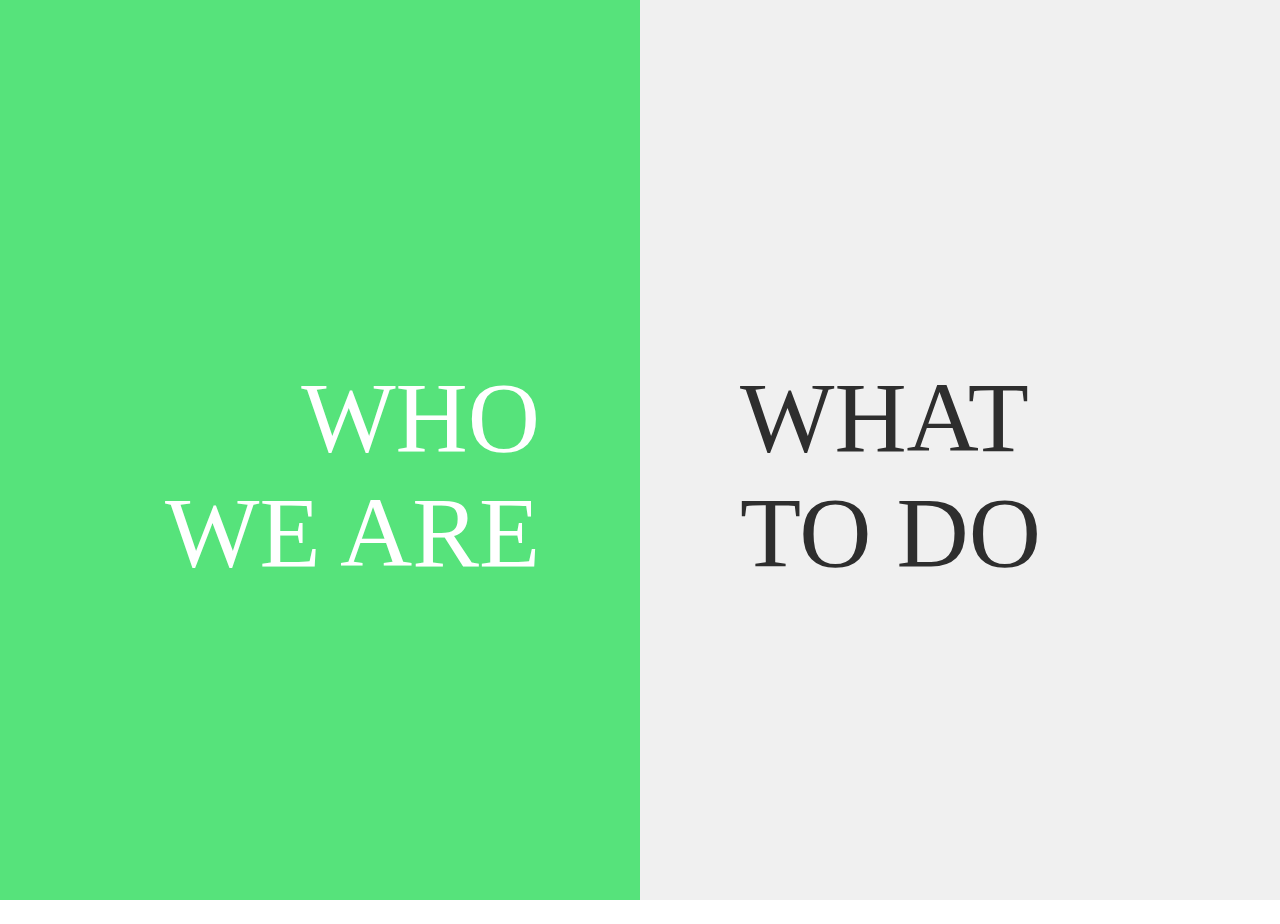
<file: HomePage/yjkim/1_main.html>
<!DOCTYPE html>
<html lang="ko">
	<head>
		<meta charest="UTF-8">
		<title>JJProject</title>
		<link type="text/css" href="1_main.css" rel="stylesheet">
	</head>
	<body>
		<div id="who">
			<a href="2_who.html">
				<p>WHO<br>WE ARE</p>
			</a>
		</div>
		<div id="what">
			<a href="3_work.html">
				<p>WHAT <br>TO DO</p>
			</a>
		</div>
	</body>
</html>
</file>
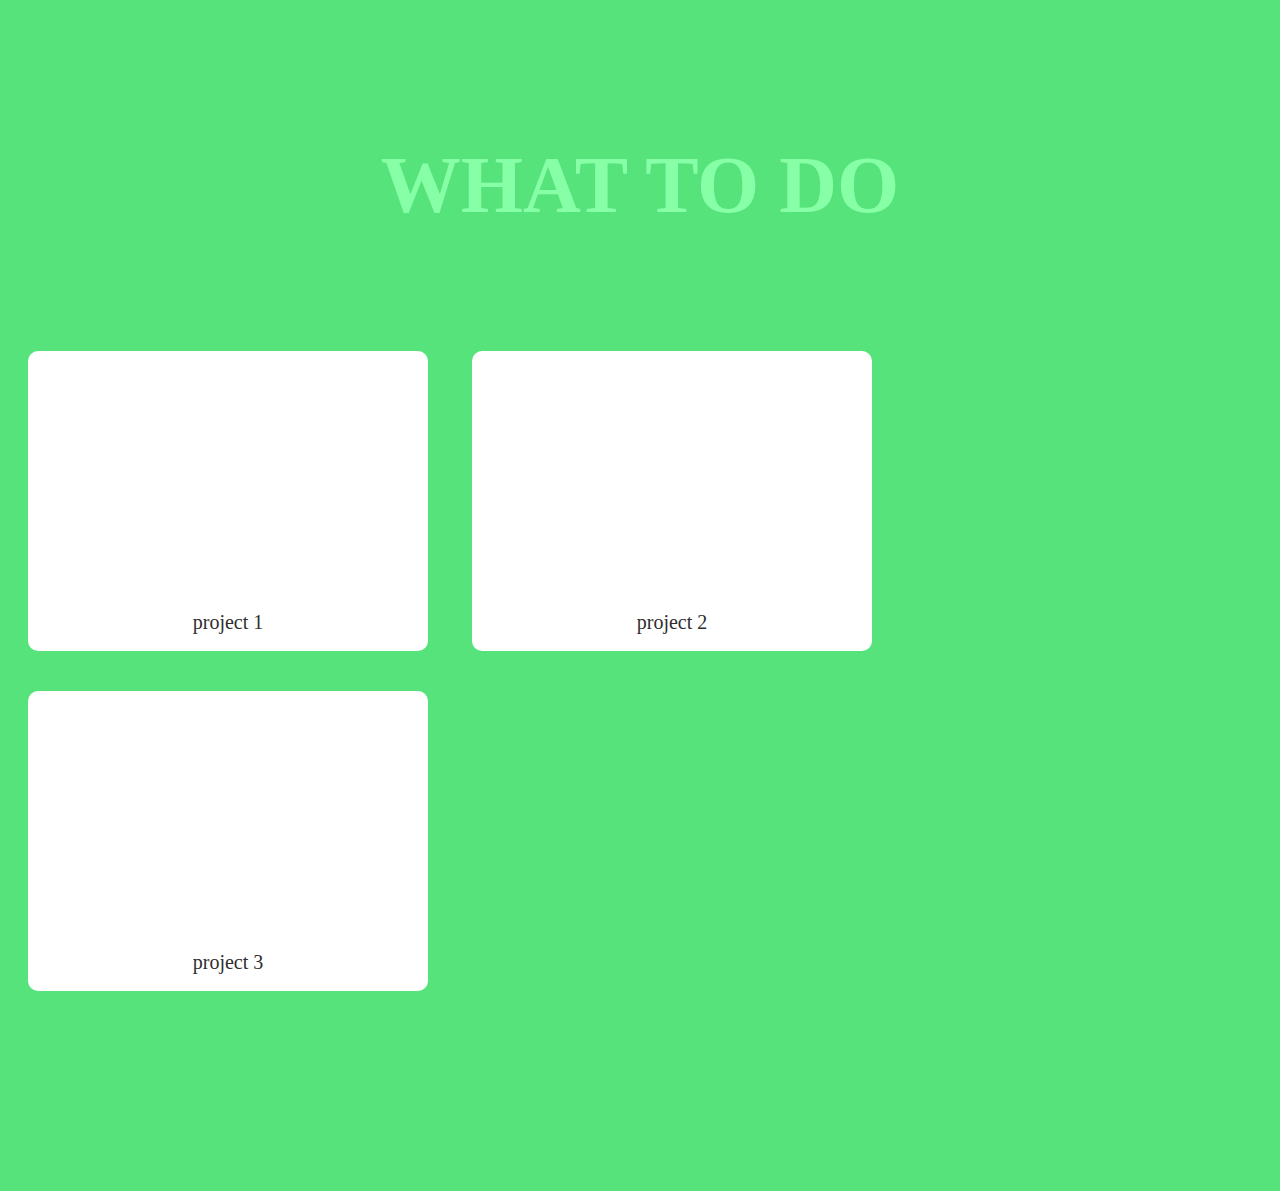
<file: HomePage/yjkim/3_work.html>
<!DOCTYPE html>
<html lang="ko">
	<head>
		<meta charest="UTF-8">
		<title>JJProject</title>
		<link type="text/css" href="3_work.css" rel="stylesheet">
		<link type="text/css" href="image.css" rel="stylesheet">
	</head>
	<body>
		<h1>WHAT TO DO</h1>
		<div id = "cards">
				<div class="card">
					<a href="4_project.html"></a>
					<div class="contents thumb_1"></div>
					<p>project 1</p>
				</div>
				<div class="card">
					<a href="5_project.html"></a>
					<div class="contents thumb_2"></div>
					<p>project 2</p>
				</div>
				<div class="card">
					<div class="contents thumb_3"></div>
					<p>project 3</p>
				</div>
		</div>
	</body>
</html>
</file>
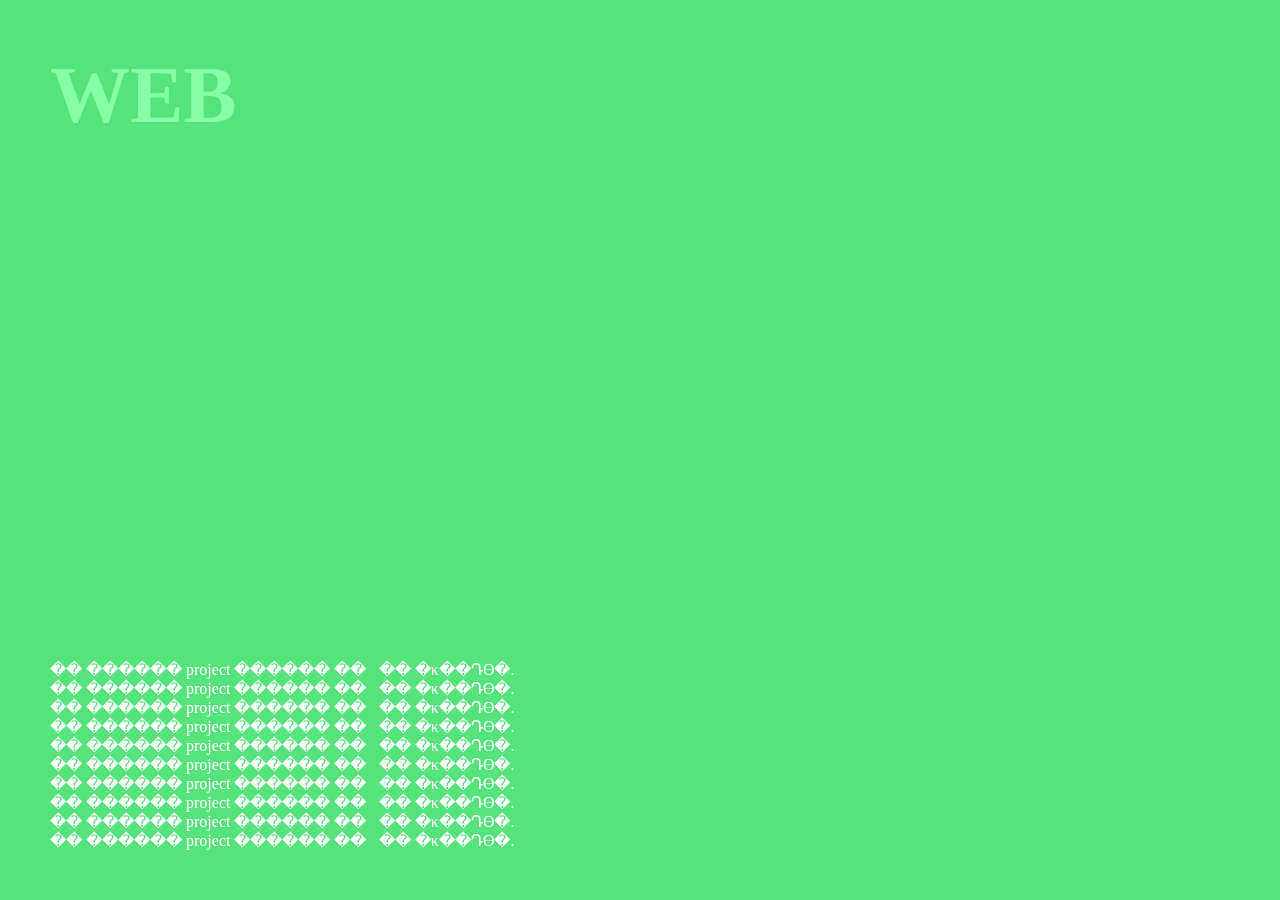
<file: HomePage/yjkim/4_project.html>
<!DOCTYPE html>
<html lang="ko">
	<head>
		<meta charest="UTF-8">
		<title>JJproject 1</title>
		<link type="text/css" href="4_project.css" rel="stylesheet">
		<link type="text/css" href="image.css" rel="stylesheet">
	</head>
	<body>
	<h1>WEB</h1>
	<div class = "content">
		<p>�� ������ project ������ ���� �κ��Դϴ�. 
			<br> �� ������ project ������ ���� �κ��Դϴ�. 
			<br> �� ������ project ������ ���� �κ��Դϴ�. 
			<br> �� ������ project ������ ���� �κ��Դϴ�. 
			<br> �� ������ project ������ ���� �κ��Դϴ�. 
			<br> �� ������ project ������ ���� �κ��Դϴ�. 
			<br> �� ������ project ������ ���� �κ��Դϴ�. 		
			<br> �� ������ project ������ ���� �κ��Դϴ�. 
			<br> �� ������ project ������ ���� �κ��Դϴ�. 
			<br> �� ������ project ������ ���� �κ��Դϴ�. 
		</p>
	</div>
	<div class="thumb_1 image-box"></div>
</body>
</html>
</file>
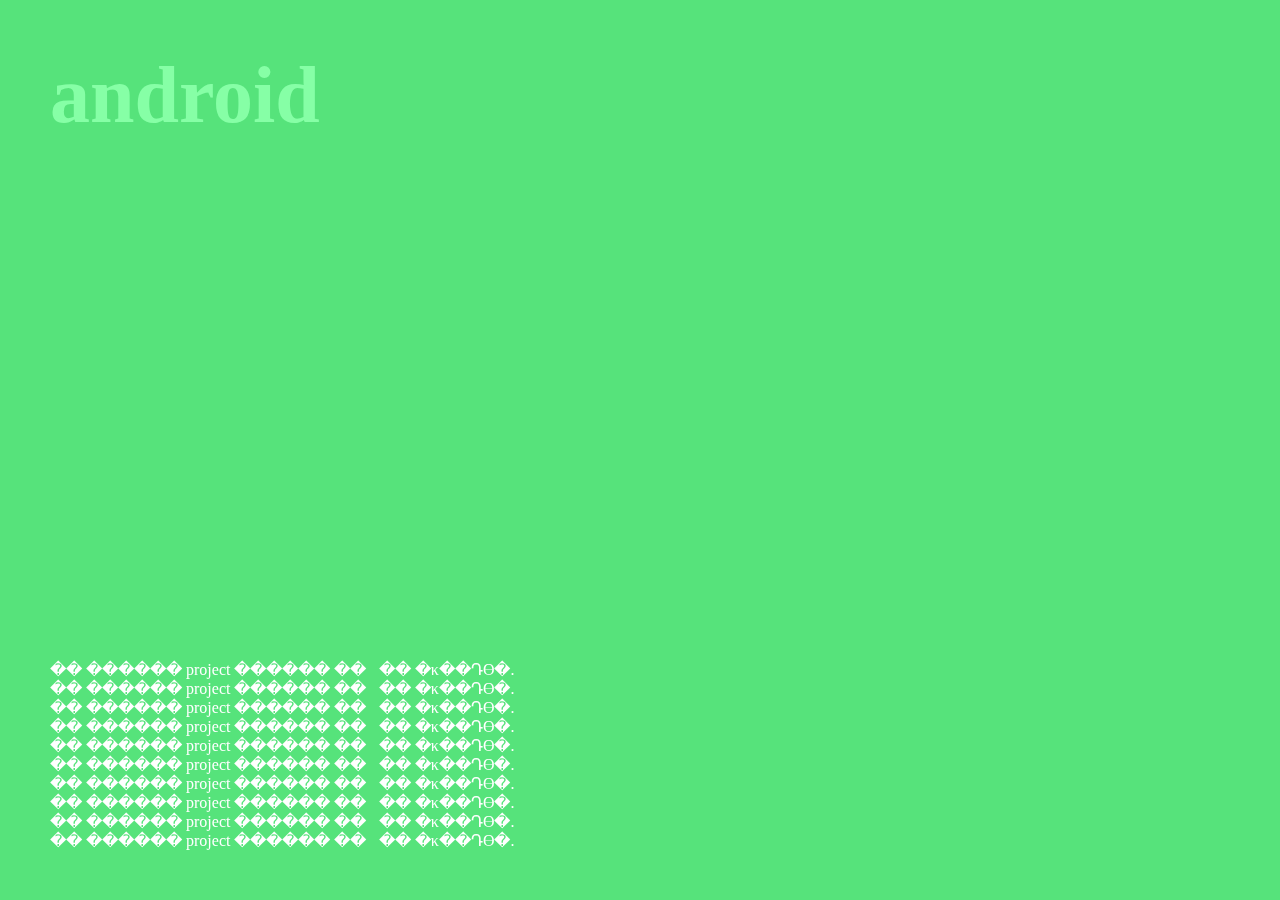
<file: HomePage/yjkim/5_project.html>
<!DOCTYPE html>
<html lang="ko">
	<head>
		<meta charest="UTF-8">
		<title>JJproject 1</title>
		<link type="text/css" href="4_project.css" rel="stylesheet">
		<link type="text/css" href="image.css" rel="stylesheet">
	</head>
	<body>
	<h1>android</h1>
	<div class = "content">
		<p>�� ������ project ������ ���� �κ��Դϴ�. 
			<br> �� ������ project ������ ���� �κ��Դϴ�. 
			<br> �� ������ project ������ ���� �κ��Դϴ�. 
			<br> �� ������ project ������ ���� �κ��Դϴ�. 
			<br> �� ������ project ������ ���� �κ��Դϴ�. 
			<br> �� ������ project ������ ���� �κ��Դϴ�. 
			<br> �� ������ project ������ ���� �κ��Դϴ�. 		
			<br> �� ������ project ������ ���� �κ��Դϴ�. 
			<br> �� ������ project ������ ���� �κ��Դϴ�. 
			<br> �� ������ project ������ ���� �κ��Դϴ�. 
		</p>
	</div>
	<div class="thumb_2 image-box"></div>
</body>
</html>
</file>
<file: HomePage/yjkim/1_main.css>
@charset "utf-8";
* {
	margin: 0px; 
	padding: 0px;
}

html, body {
	height: 100%;
}

#who {	
	position: relative;
	height: 100%;
	float:left; width:50%;
	text-align: center;
	font-size: 100px;
	background-color: #56E37B;
}

#who > a {
	width: 100%;
	height: 100%;
	color: #ffffff;
	text-decoration: none;
	display:inline-block;
}

#who > a > p {
	position: absolute;
	width: 100%;
	top:40%;
	text-align: right;
	right:100px;
}

#what {	
	position: relative;
	height: 100%;
	float:left; width:50%;
	font-size: 100px;
	background-color: #f0f0f0;
}

#what > a {
	width: 100%;
	height: 100%;
	color: #2e2e2e;
	text-decoration: none;
	display: inline-block;
}

#what > a > p{
	position: absolute;
	top:40%; 
	text-align: left; 
	left:100px;
}
</file>
<file: HomePage/yjkim/3_work.css>
@charset "utf-8";
body{
	background-color: #56E37B;
	position: relative;
	text-align: center;
}

h1 {
	text-align: center;
	color:#86FFA6;
	font-size:80px;
	margin-top: 140px;
	margin-bottom: 120px;
}

#cards {
	display: inline-block;
	text-align: left;
}

.card {
	position: relative;
	width: 400px;
	height: 300px;
	margin-left: 20px;
	margin-right: 20px;
	margin-bottom: 40px;
	background-color: #ffffff;
	border-radius:10px;
	display: inline-block;
}

.card > * {
	height: 80%;
	width: 100%;
}

.card > p {
	text-align: center;
	padding-top: center;
	color:#2e2e2e;
	font-size: 20px;
}

.card > a {
	position: absolute;
	width: 100%;
	height: 100%;
}

.contents {
	border-radius: 10px 10px 00px 00px;
}
</file>
<file: HomePage/yjkim/image.css>
.thumb_1 {
	background-image: url("file:///C:/Users/yunjin/Documents/GitHub/JJProject/HomePage/yjkim/pic_1.png");
	background-size: cover;
}

.thumb_2 {
	background-image: url("file:///C:/Users/yunjin/Documents/GitHub/JJProject/HomePage/yjkim/pic_2.png");
	background-size: cover;

}

.thumb_3 {
	background-image: url("file:///C:/Users/yunjin/Documents/GitHub/JJProject/HomePage/yjkim/pic_3.jpg");
	background-size: cover;
}
</file>
<file: HomePage/yjkim/4_project.css>
@charset "utf-8";
*{
	margin: 0;
	padding: 0;
	background-size: cover;
}

body {
	background-color: #56E37B;
	position: relative;
	width: 100%;
	height: 100%;
}

h1{
	color:#86FFA6;
	font-size:80px;
	margin-top: 50px;
	margin-bottom: 120px;
	margin-left: 50px;
}

.content {
	position: fixed;
	bottom: 0;
	color:#ffffff;
	margin-left: 50px;
	margin-bottom: 50px;
}

.image-box {
	position: fixed;
	bottom:0;
	right: 0;
	margin-bottom: 50px;
	margin-right: 50px;
	width: 800px;
	height: 600px;
}
</file>
